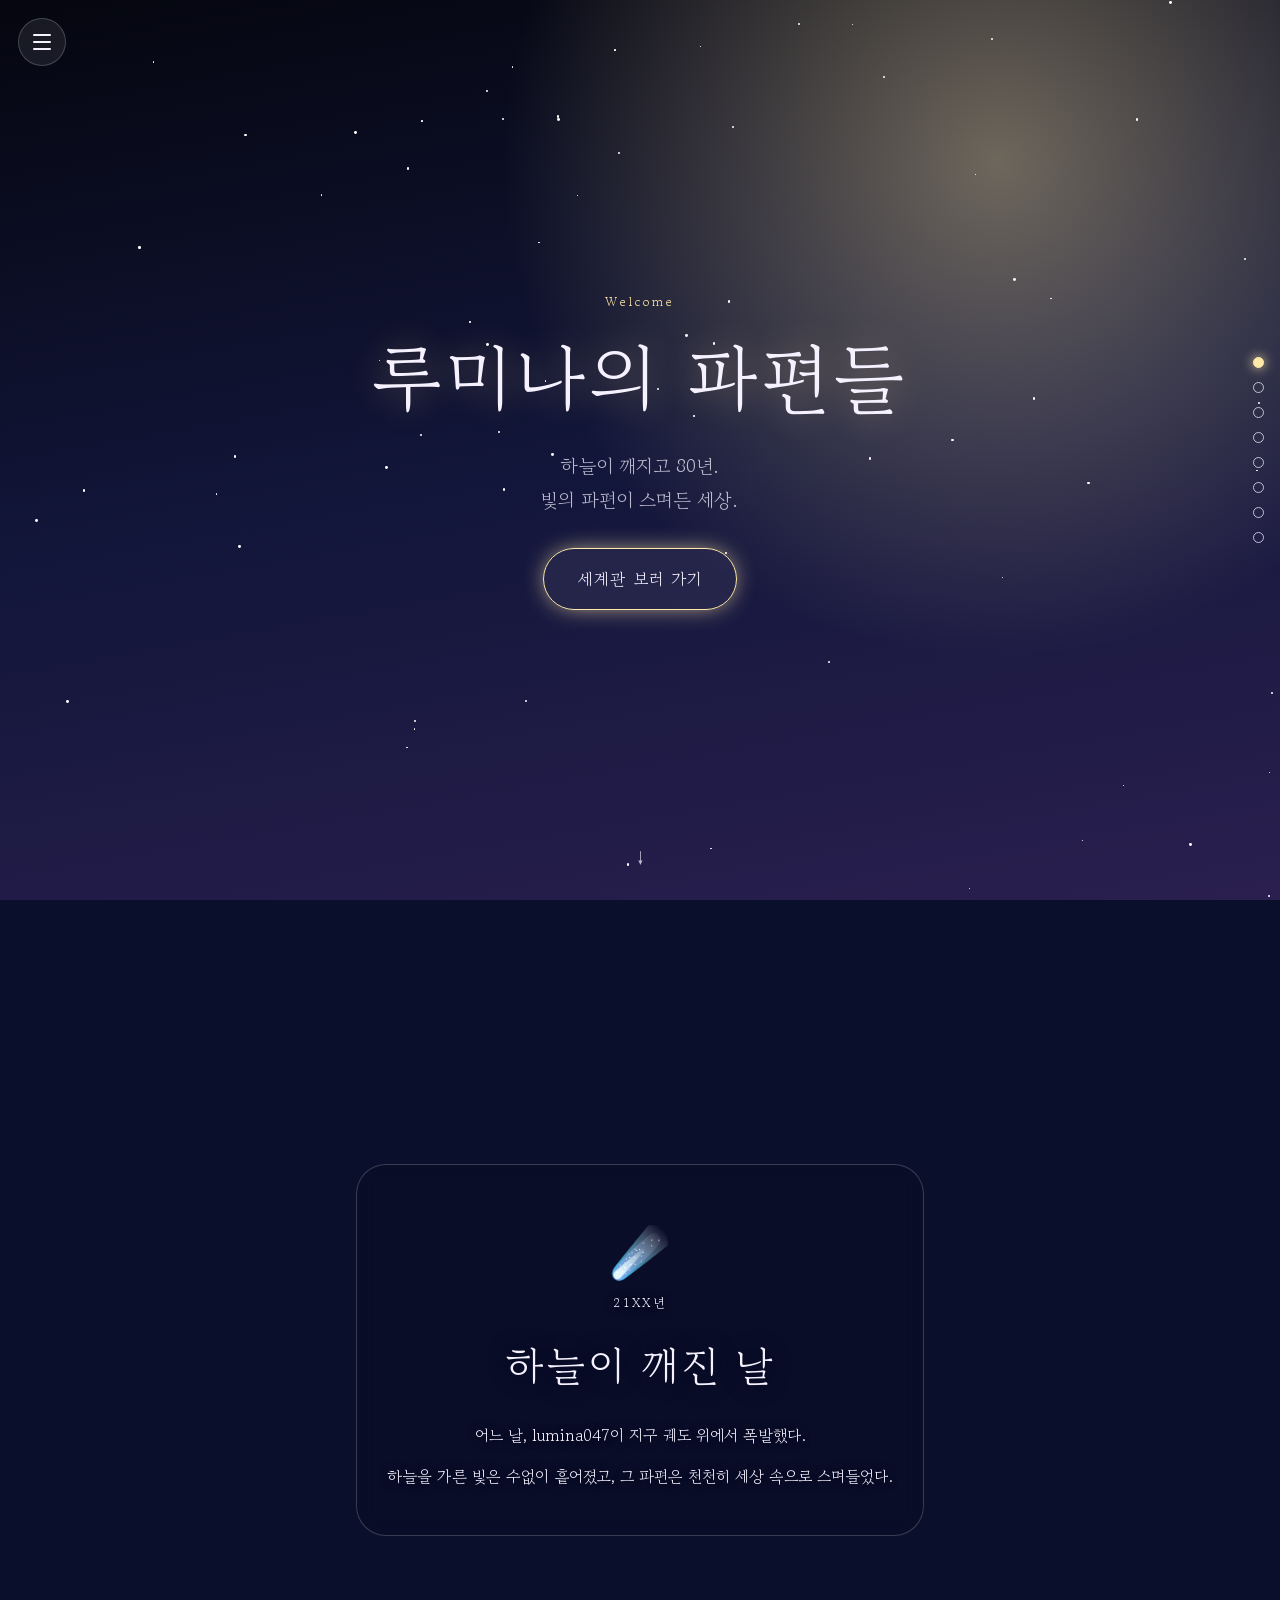
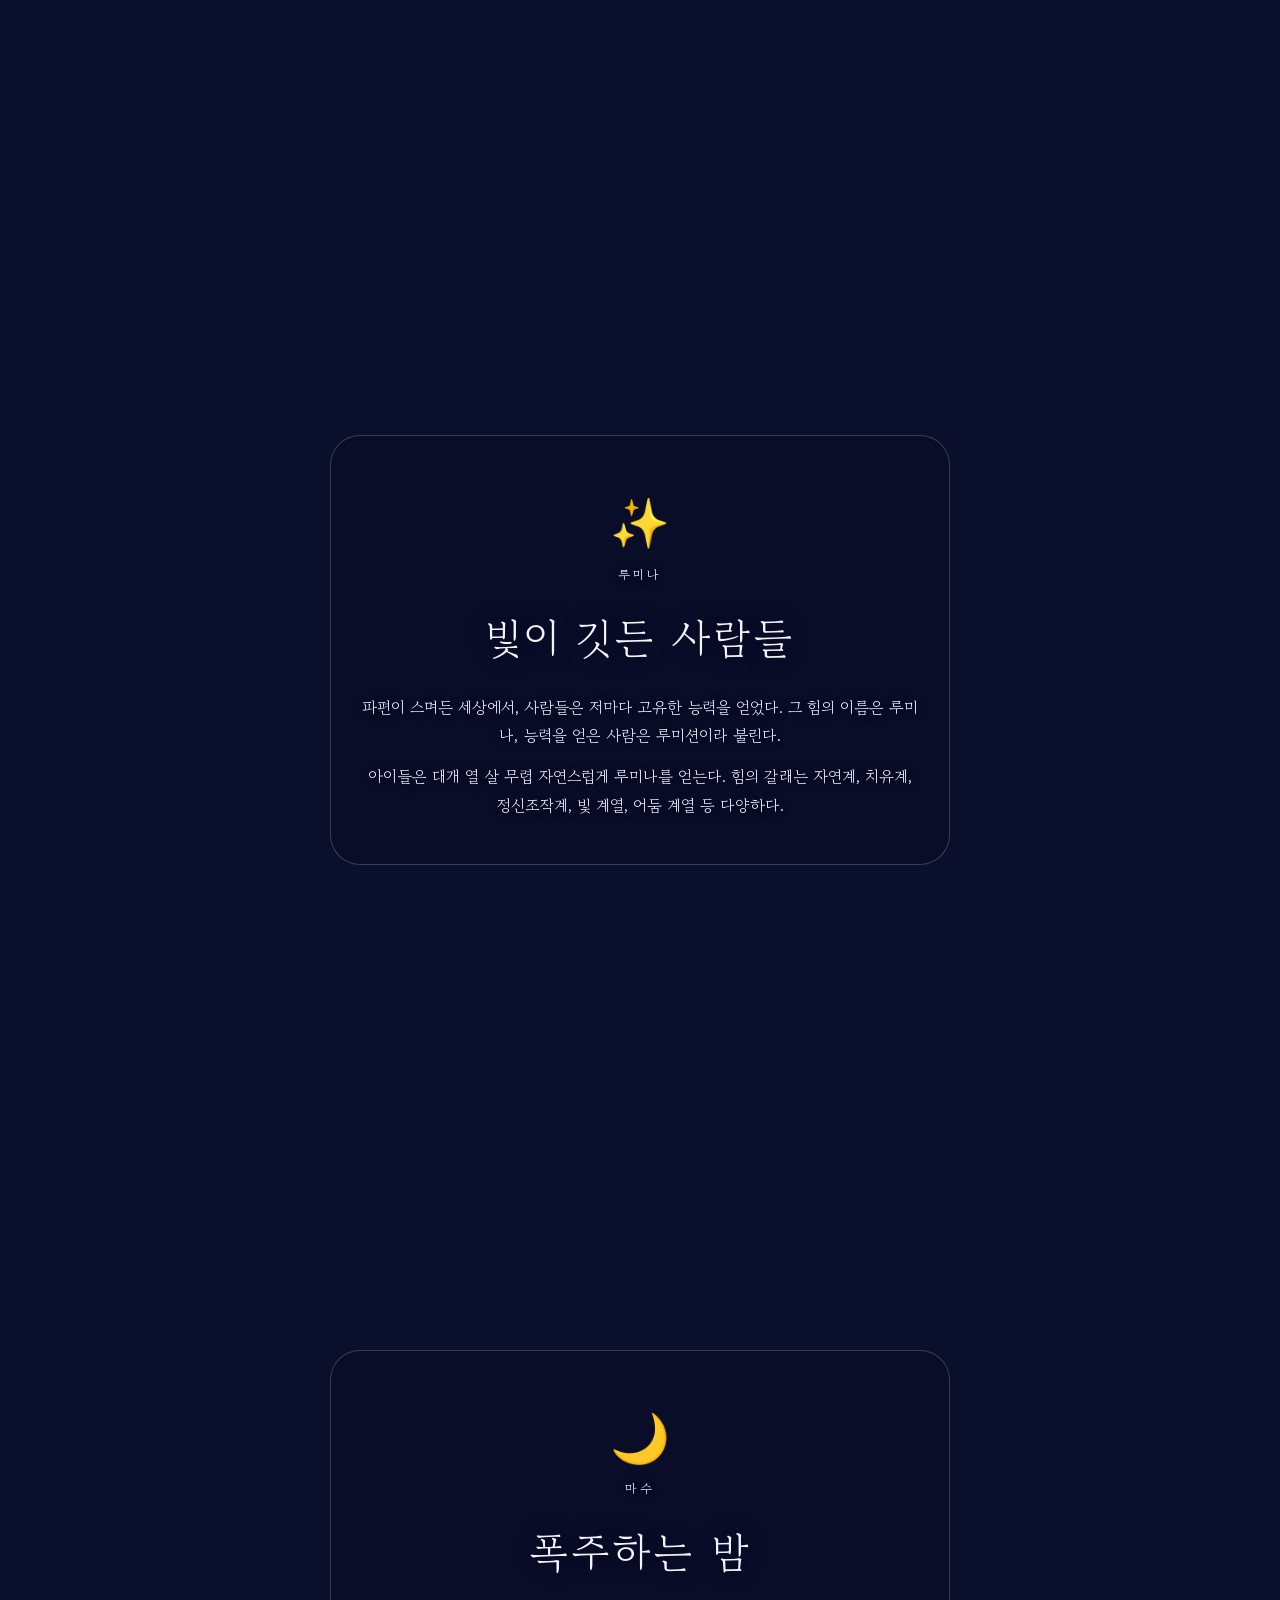
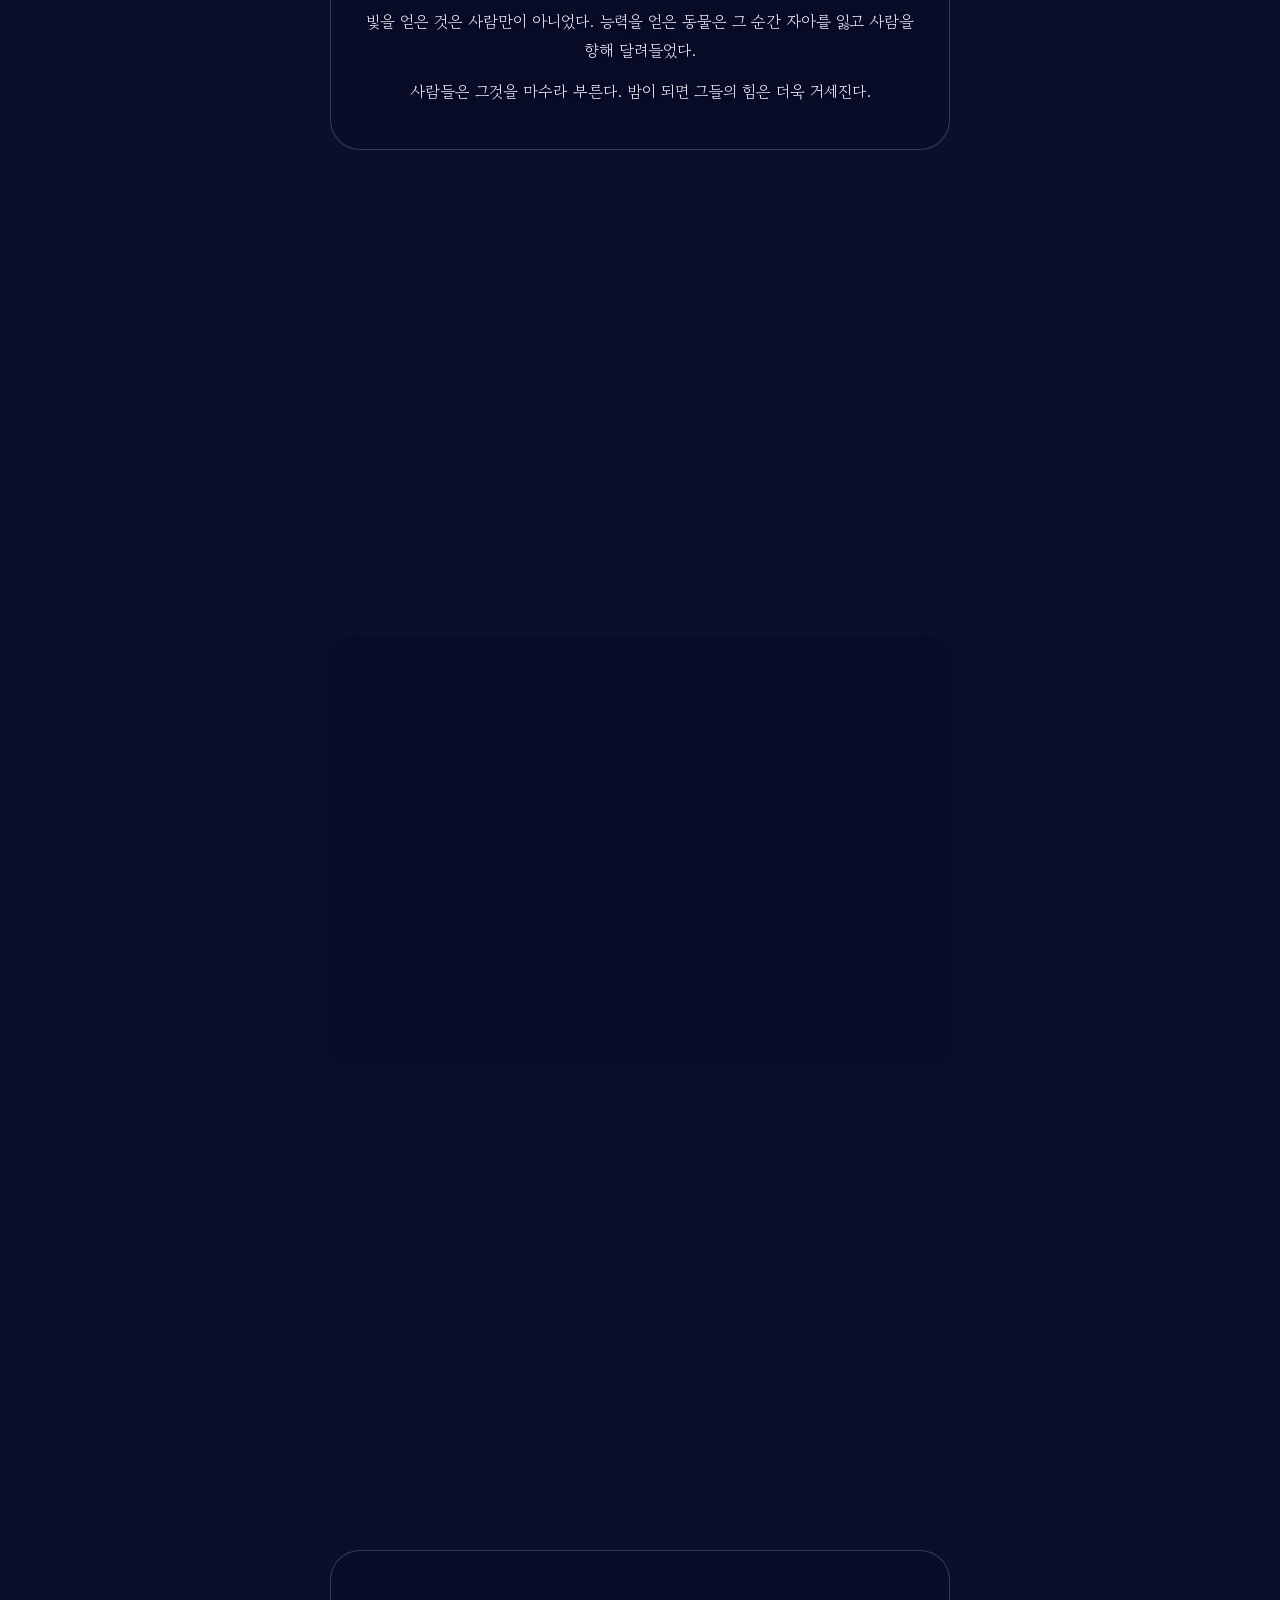
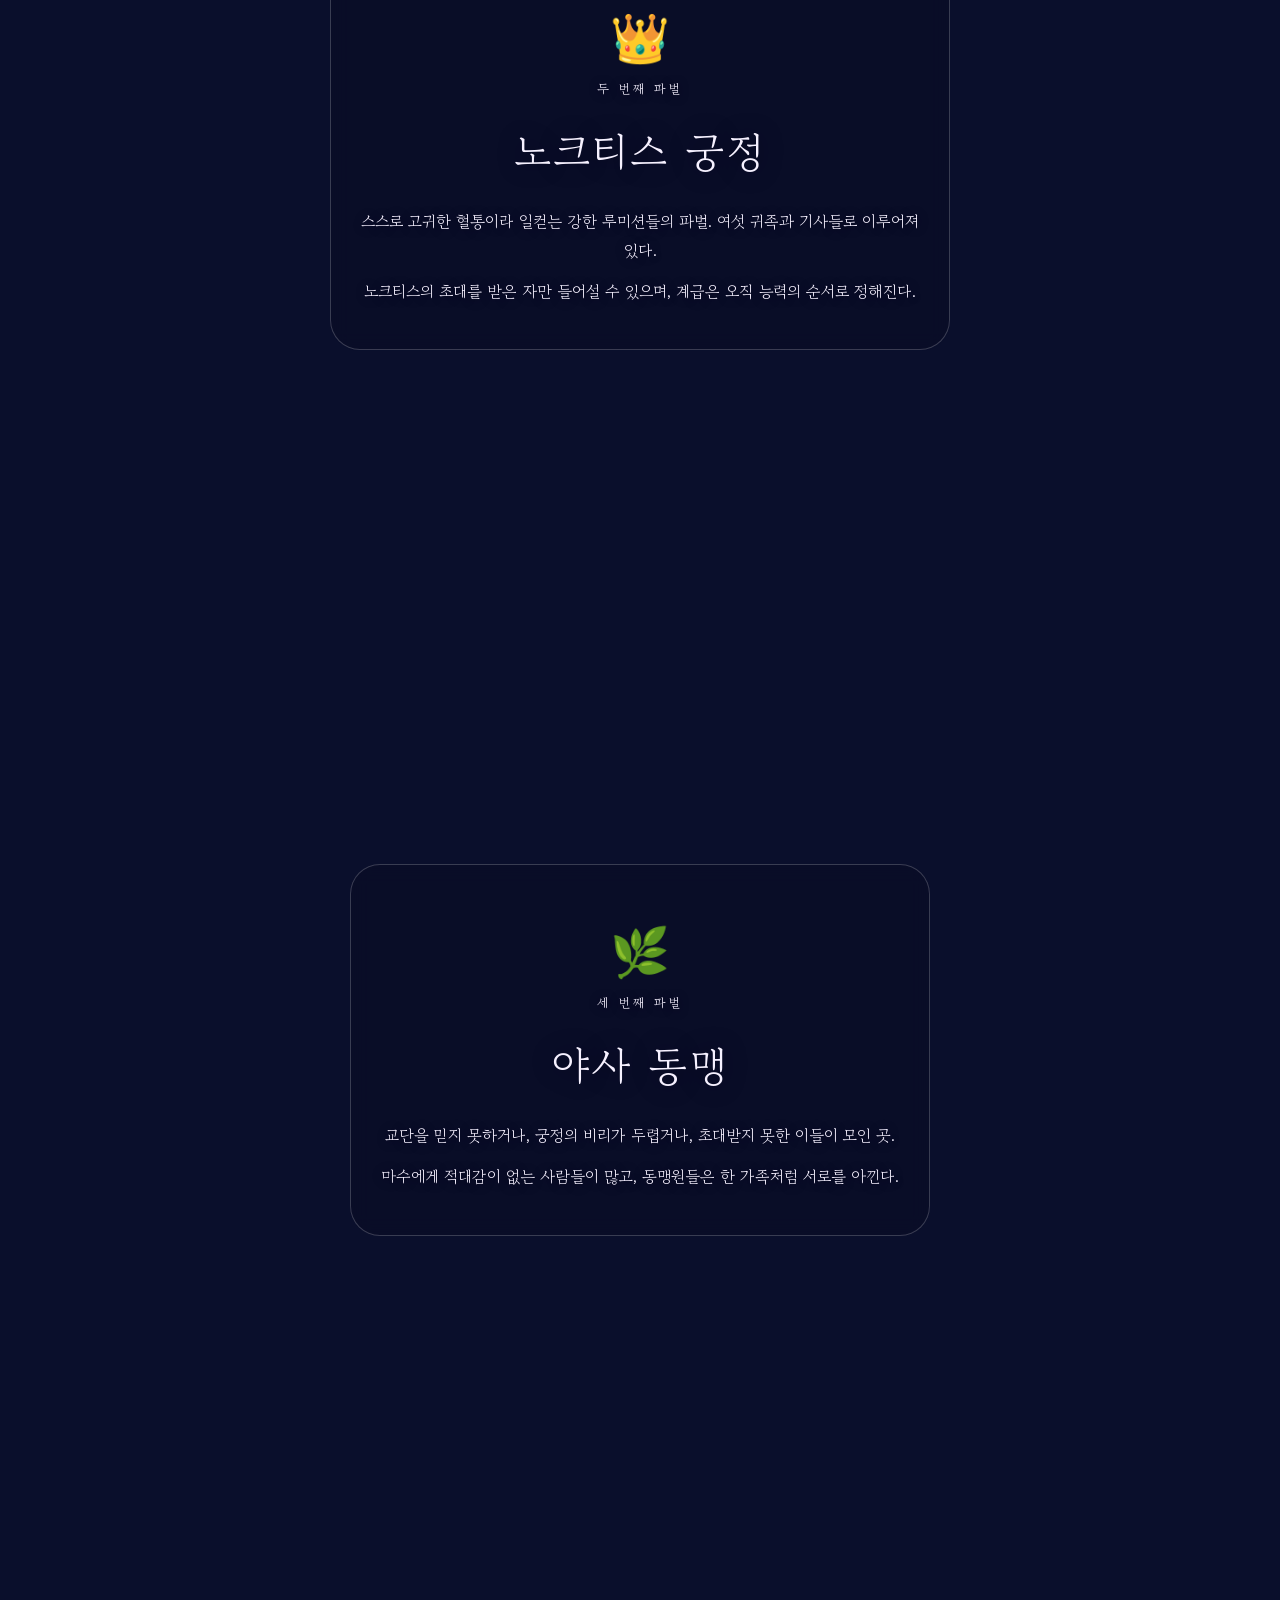
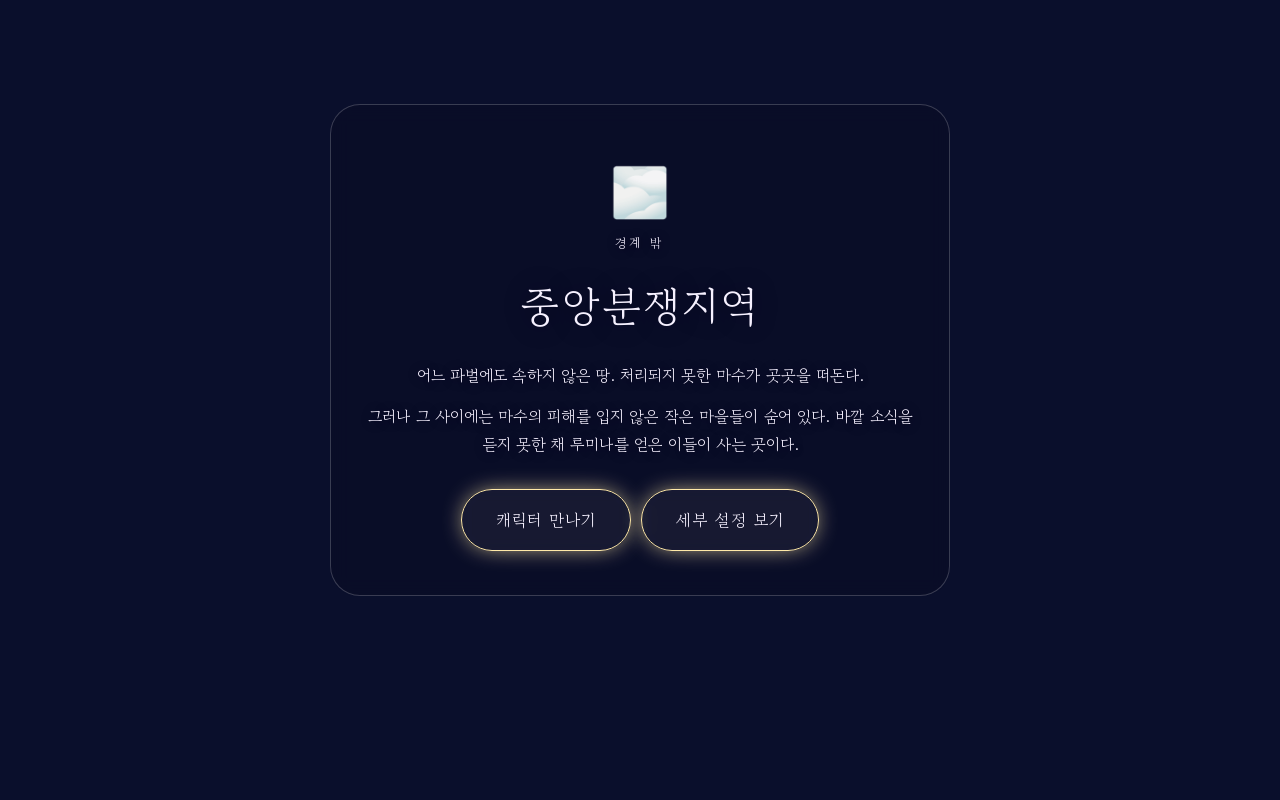
<file: index.html>
<!DOCTYPE html>
<html lang="ko">
<head>
  <meta charset="UTF-8">
  <meta name="viewport" content="width=device-width, initial-scale=1">
  <title>루미나의 파편들 · 세계관</title>
  <link rel="preconnect" href="https://fonts.googleapis.com">
  <link rel="preconnect" href="https://fonts.gstatic.com" crossorigin>
  <link href="https://fonts.googleapis.com/css2?family=Gowun+Batang:wght@400;700&display=swap" rel="stylesheet">
  <link rel="stylesheet" href="style.css">
</head>
<body data-page="home">

  <!-- 환영 화면 -->
  <section class="hero" data-scene="0" id="top">
    <div class="hero-inner">
      <p class="eyebrow">Welcome</p>
      <h1>루미나의 파편들</h1>
      <p class="lead">하늘이 깨지고 80년.<br>빛의 파편이 스며든 세상.</p>
      <a class="btn" href="#world">세계관 보러 가기</a>
    </div>
    <div class="scroll-hint">↓</div>
  </section>

  <!-- 세계관 장면들은 data.js에서 자동으로 만들어져요 -->
  <main id="story"></main>

  <script src="data.js"></script>
  <script src="main.js"></script>
</body>
</html>
</file>
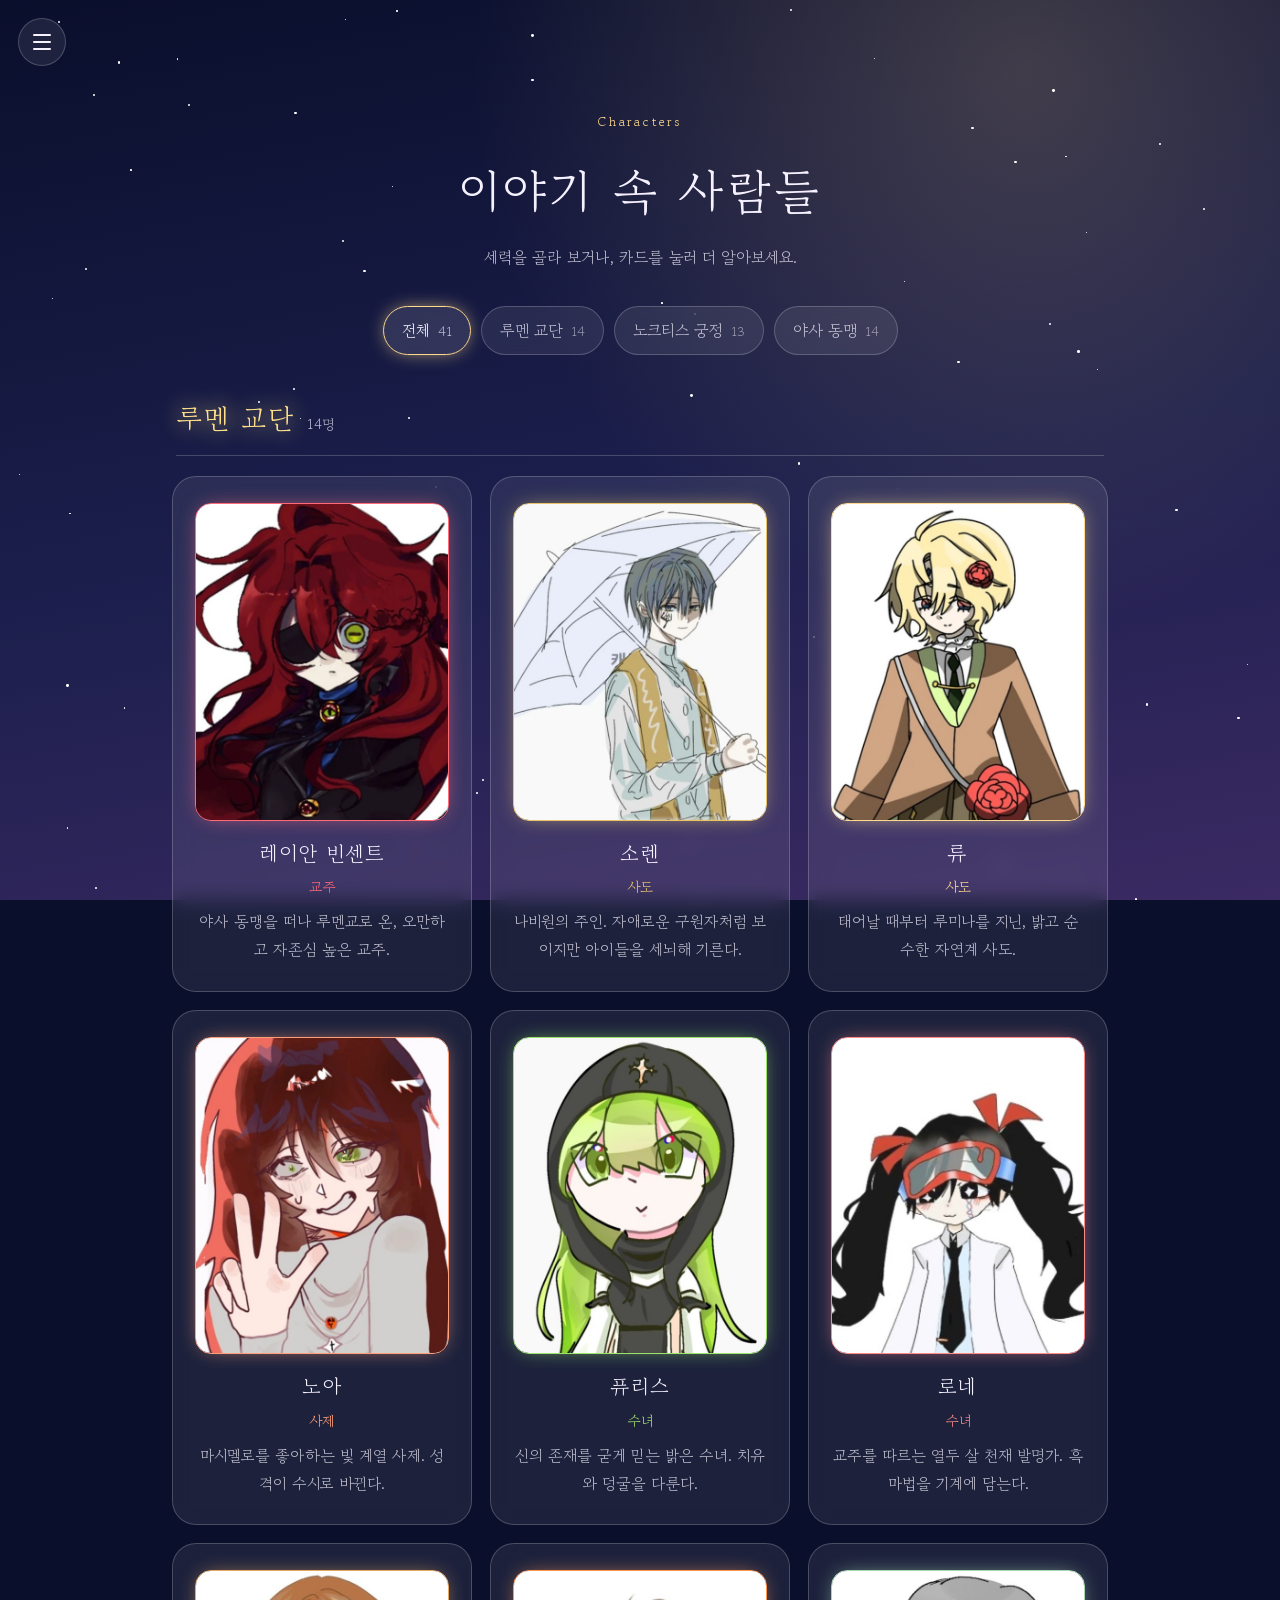
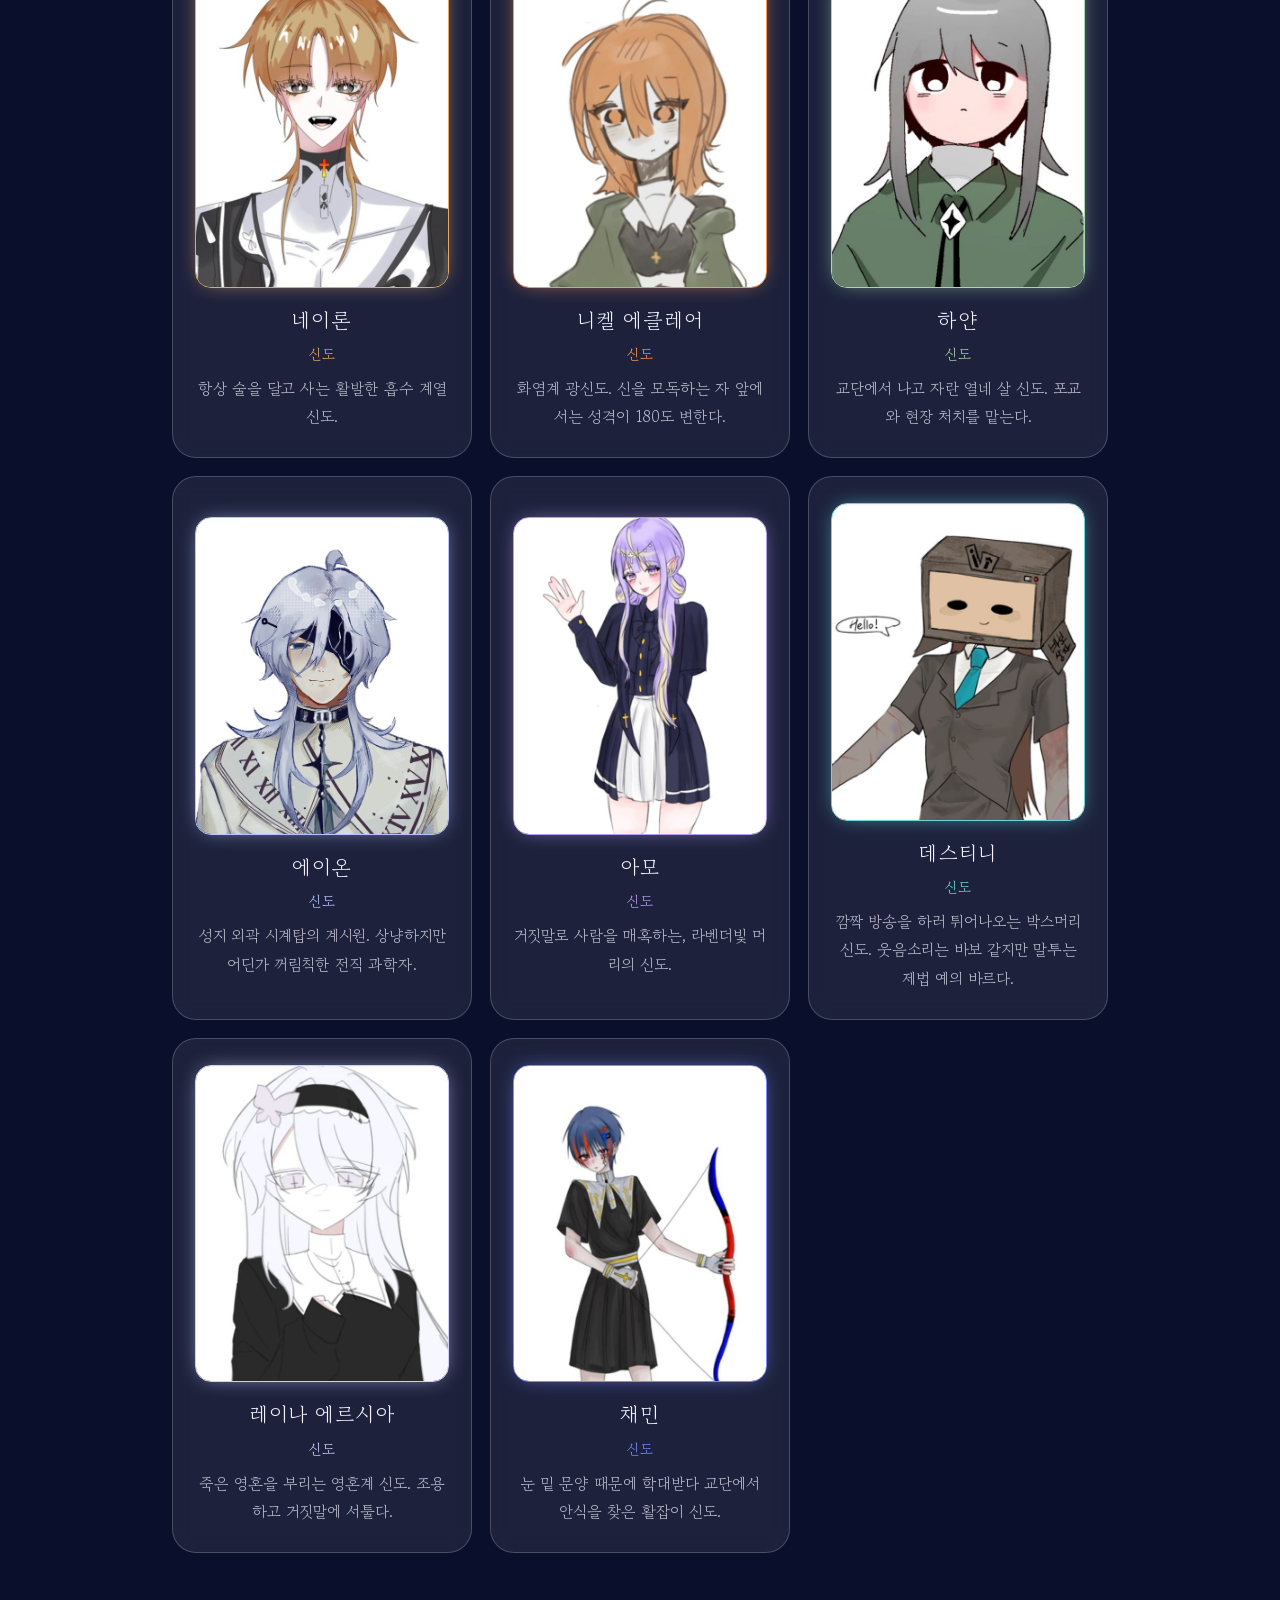
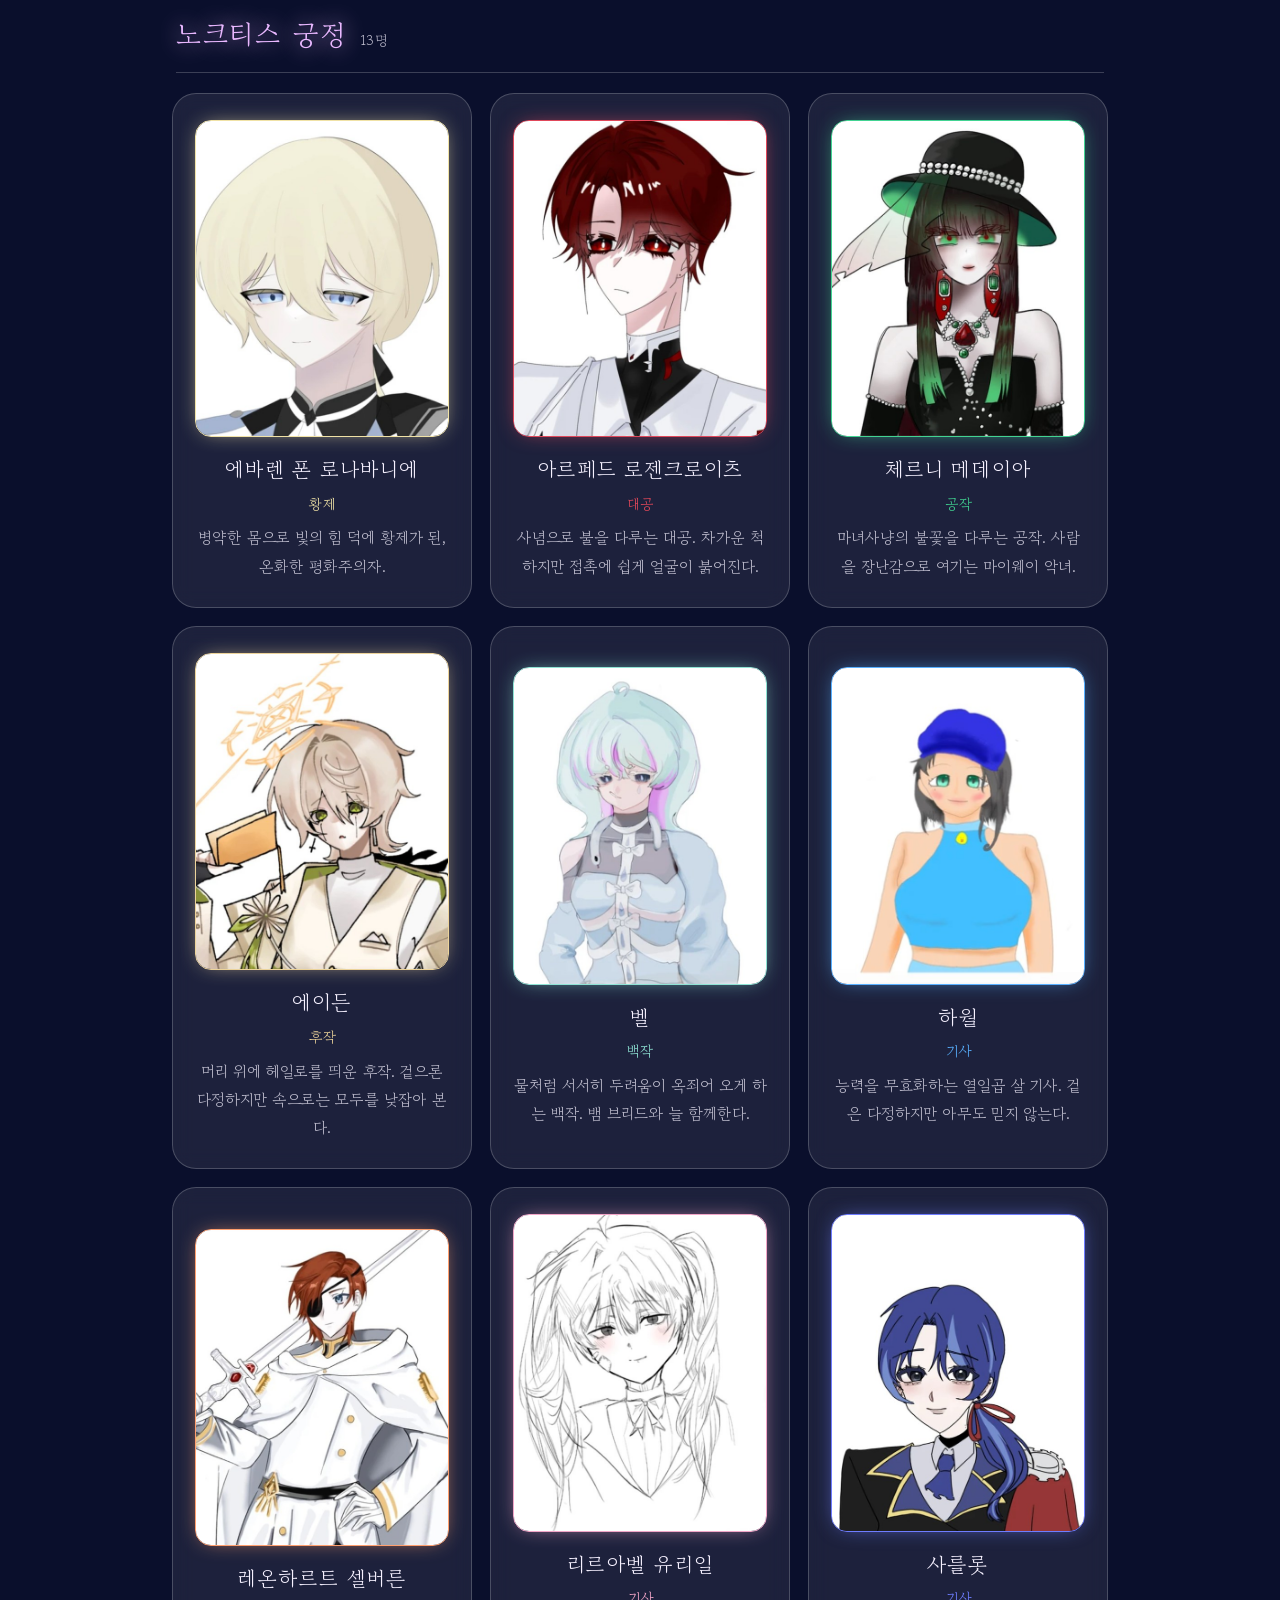
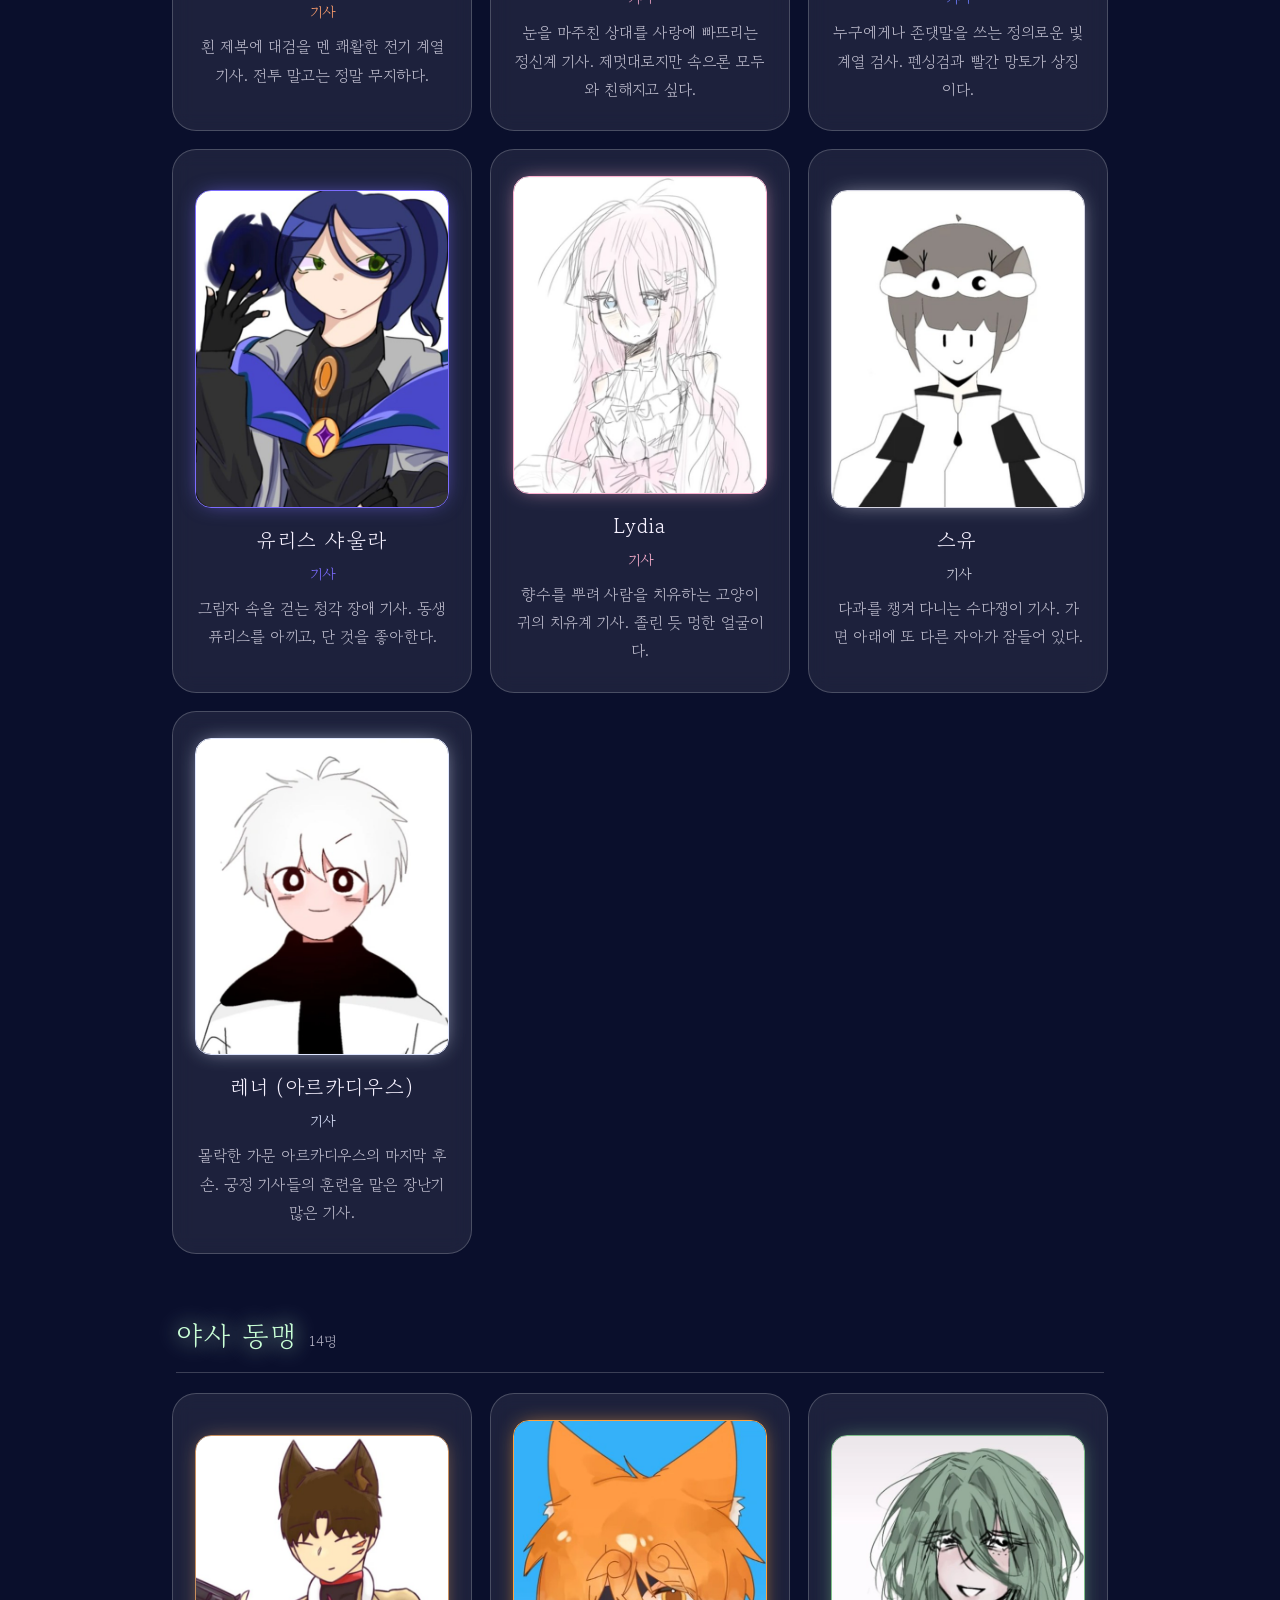
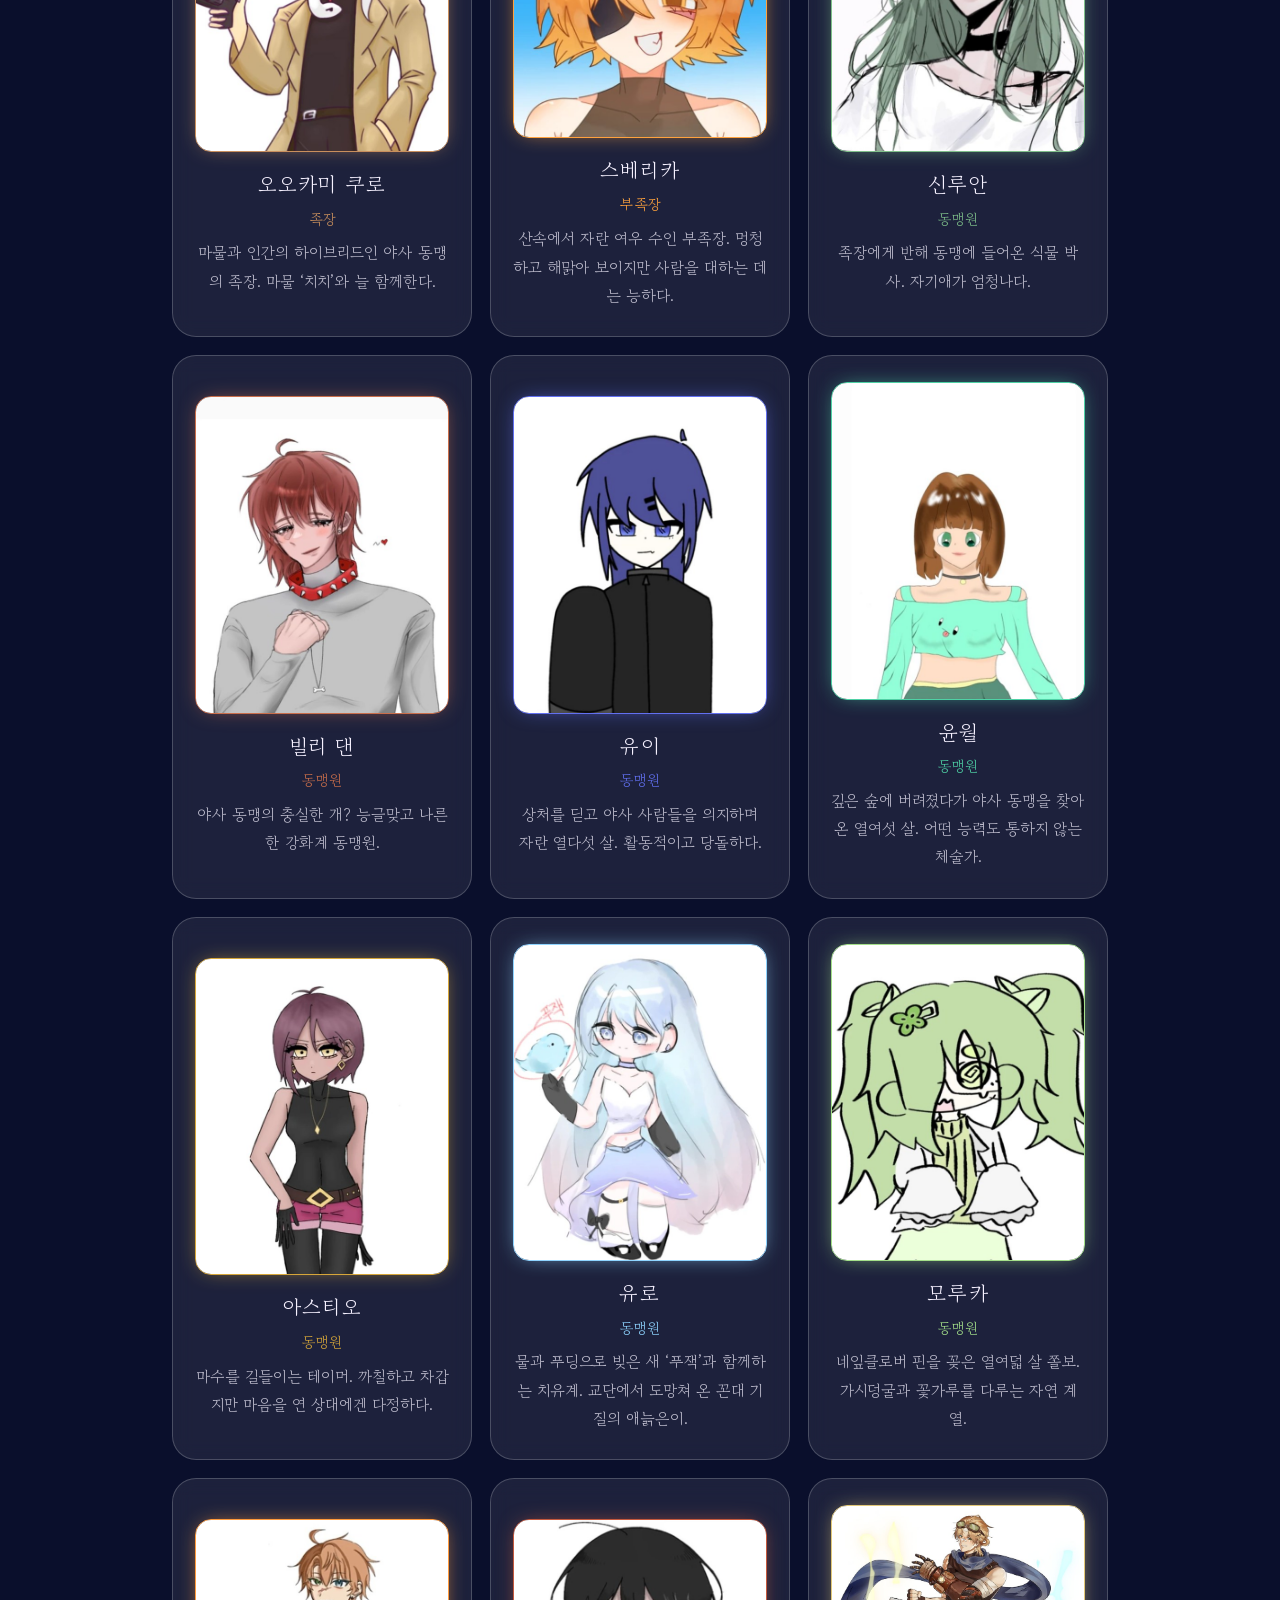
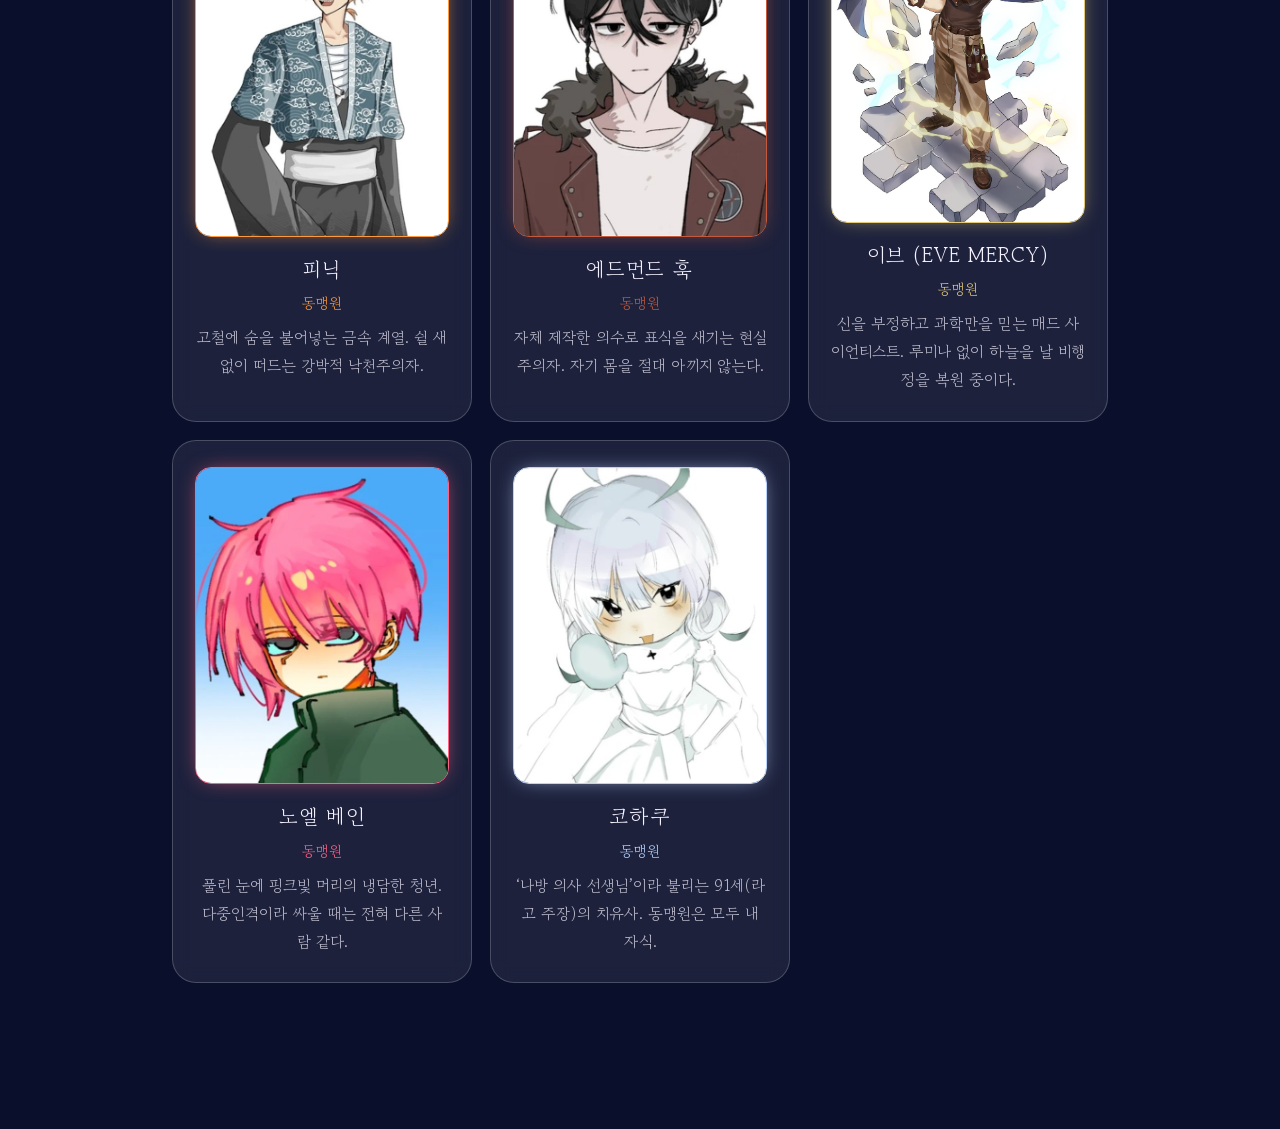
<file: characters.html>
<!DOCTYPE html>
<html lang="ko">
<head>
  <meta charset="UTF-8">
  <meta name="viewport" content="width=device-width, initial-scale=1">
  <title>캐릭터 · 루미나의 파편들</title>
  <link rel="preconnect" href="https://fonts.googleapis.com">
  <link rel="preconnect" href="https://fonts.gstatic.com" crossorigin>
  <link href="https://fonts.googleapis.com/css2?family=Gowun+Batang:wght@400;700&display=swap" rel="stylesheet">
  <link rel="stylesheet" href="style.css">
</head>
<body data-page="characters">

  <div class="page">
    <header class="page-head">
      <p class="eyebrow">Characters</p>
      <h1>이야기 속 사람들</h1>
      <p class="sub">세력을 골라 보거나, 카드를 눌러 더 알아보세요.</p>
    </header>

    <nav class="factabs" id="factabs" aria-label="세력별로 보기"></nav>
    <div id="grid"></div>
  </div>

  <!-- 캐릭터 상세 팝업 -->
  <div class="modal" id="modal">
    <div class="modal-box">
      <button class="modal-close" aria-label="닫기">✕</button>
      <div id="modal-body"></div>
    </div>
  </div>

  <script src="data.js"></script>
  <script src="main.js"></script>
</body>
</html>
</file>
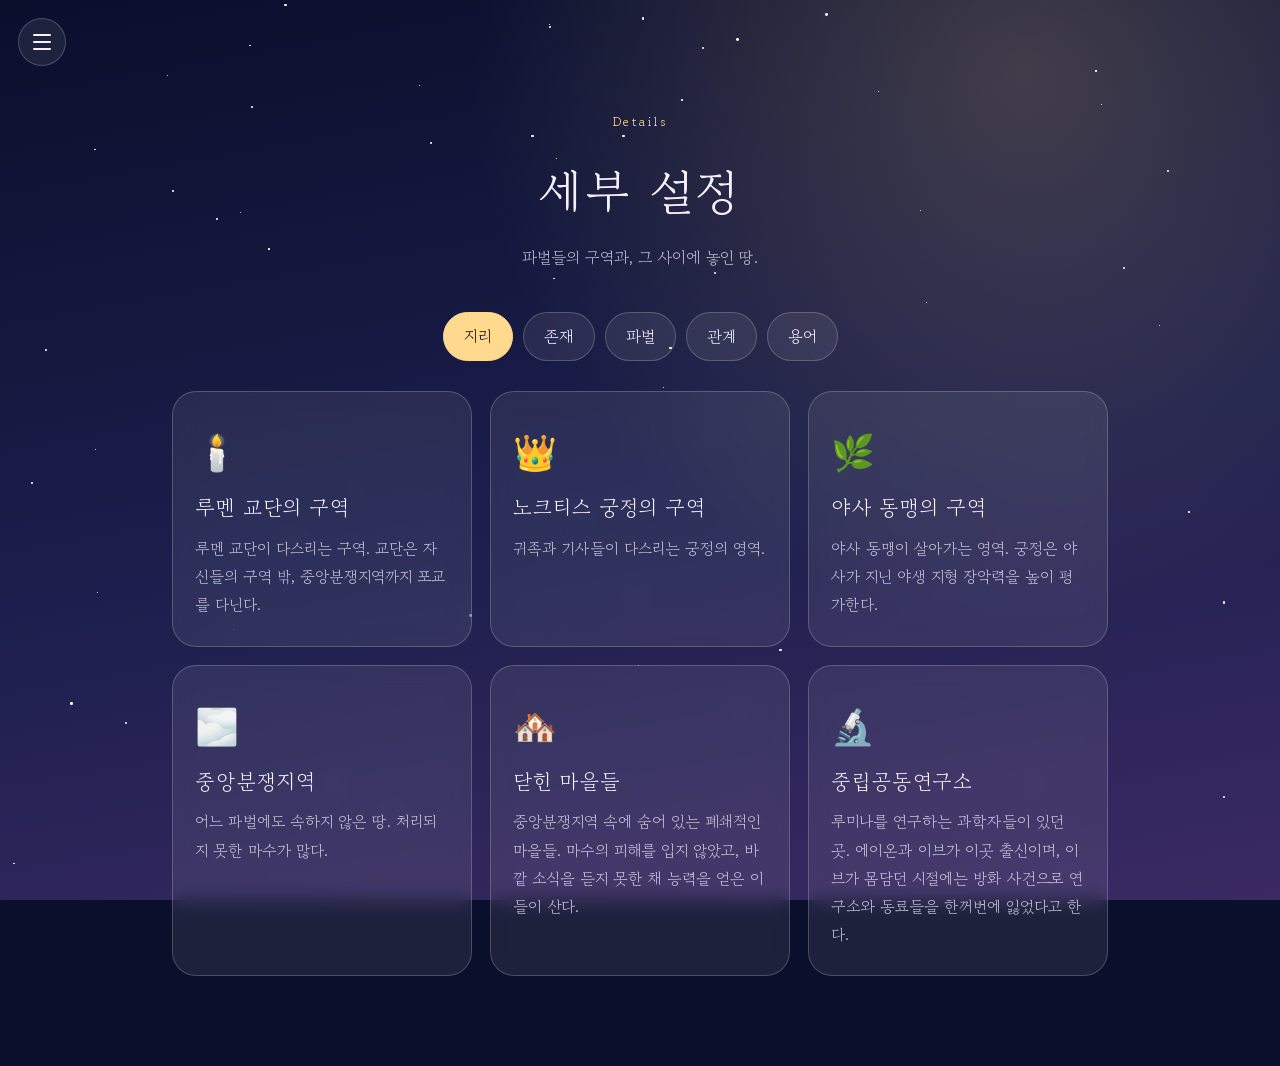
<file: details.html>
<!DOCTYPE html>
<html lang="ko">
<head>
  <meta charset="UTF-8">
  <meta name="viewport" content="width=device-width, initial-scale=1">
  <title>세부사항 · 루미나의 파편들</title>
  <link rel="preconnect" href="https://fonts.googleapis.com">
  <link rel="preconnect" href="https://fonts.gstatic.com" crossorigin>
  <link href="https://fonts.googleapis.com/css2?family=Gowun+Batang:wght@400;700&display=swap" rel="stylesheet">
  <link rel="stylesheet" href="style.css">
</head>
<body data-page="details">

  <div class="page">
    <header class="page-head">
      <p class="eyebrow">Details</p>
      <h1>세부 설정</h1>
      <p class="sub" id="lead"></p>
    </header>

    <div class="tabs" id="tabs"></div>
    <section class="grid" id="list"></section>
  </div>

  <script src="data.js"></script>
  <script src="main.js"></script>
</body>
</html>
</file>
<file: style.css>
/* ============ 기본 ============ */
:root {
  color-scheme: dark;
  --accent: #ffd98e;
  --ink: #f6f1ff;
  --ink-dim: rgba(246, 241, 255, 0.74);
  --glass: rgba(255, 255, 255, 0.08);
  --glass-line: rgba(255, 255, 255, 0.2);
}
* { box-sizing: border-box; margin: 0; padding: 0; }
html { scroll-behavior: smooth; }
body {
  font-family: "Gowun Batang", "Nanum Myeongjo", serif;
  font-size: 16px;
  color: var(--ink);
  background: #0a0f2c;
  line-height: 1.8;
  overflow-x: hidden;
  -webkit-font-smoothing: antialiased;
}
a { color: inherit; }
button { font: inherit; color: inherit; }
a:focus-visible, button:focus-visible { outline: 2px solid var(--accent); outline-offset: 3px; }

/* ============ 배경 ============ */
.bgs, .sky { position: fixed; inset: 0; pointer-events: none; }
.bgs { z-index: -3; }
.sky { z-index: -2; overflow: hidden; }
.bg-layer { position: absolute; inset: 0; opacity: 0; transition: opacity 1.8s ease; }
.bg-layer.on { opacity: 1; }

/* 홈이 아닌 페이지의 고정 배경 */
body.plain::before {
  content: "";
  position: fixed;
  inset: 0;
  z-index: -3;
  background:
    radial-gradient(circle at 80% 8%, rgba(255, 217, 142, 0.2), transparent 42%),
    linear-gradient(170deg, #0a0f2c, #1c1f4d 55%, #3b2a63);
}

/* 별 */
.star {
  position: absolute;
  border-radius: 50%;
  background: #fff;
  animation: twinkle var(--d) ease-in-out infinite;
}
@keyframes twinkle {
  0%, 100% { opacity: 0.15; transform: scale(0.8); }
  50% { opacity: 1; transform: scale(1.25); }
}
/* 천천히 떨어지는 빛의 파편 */
.firefly {
  position: absolute;
  width: 6px;
  height: 6px;
  border-radius: 1px;
  background: var(--accent);
  box-shadow: 0 0 12px 3px var(--accent);
  opacity: 0;
  transition: background 1.5s, box-shadow 1.5s;
  animation: drift var(--d) ease-in-out infinite;
}
@keyframes drift {
  0% { opacity: 0; transform: translate(0, -30px) rotate(45deg); }
  20% { opacity: 0.9; }
  80% { opacity: 0.6; }
  100% { opacity: 0; transform: translate(var(--dx), 170px) rotate(405deg); }
}

/* ============ 메뉴 ============ */
.menu-btn {
  position: fixed;
  top: 18px;
  left: 18px;
  z-index: 70;
  width: 48px;
  height: 48px;
  border-radius: 50%;
  border: 1px solid var(--glass-line);
  background: var(--glass);
  backdrop-filter: blur(10px);
  -webkit-backdrop-filter: blur(10px);
  cursor: pointer;
  display: flex;
  flex-direction: column;
  align-items: center;
  justify-content: center;
  gap: 5px;
  transition: box-shadow 0.3s, transform 0.3s;
}
.menu-btn:hover { box-shadow: 0 0 18px -2px var(--accent); transform: scale(1.05); }
.menu-btn i {
  display: block;
  width: 18px;
  height: 2px;
  border-radius: 2px;
  background: var(--ink);
  transition: transform 0.35s, opacity 0.35s;
}
.menu-btn.open i:nth-child(1) { transform: translateY(7px) rotate(45deg); }
.menu-btn.open i:nth-child(2) { opacity: 0; }
.menu-btn.open i:nth-child(3) { transform: translateY(-7px) rotate(-45deg); }

.scrim {
  position: fixed;
  inset: 0;
  z-index: 60;
  background: rgba(5, 6, 20, 0.55);
  opacity: 0;
  pointer-events: none;
  transition: opacity 0.4s;
}
.scrim.open { opacity: 1; pointer-events: auto; }

.drawer {
  position: fixed;
  top: 0;
  left: 0;
  bottom: 0;
  z-index: 65;
  width: min(310px, 82vw);
  padding: 96px 30px 30px;
  background: rgba(14, 18, 44, 0.86);
  backdrop-filter: blur(18px);
  -webkit-backdrop-filter: blur(18px);
  border-right: 1px solid var(--glass-line);
  transform: translateX(-104%);
  transition: transform 0.5s cubic-bezier(0.2, 0.8, 0.2, 1);
  display: flex;
  flex-direction: column;
  overflow-y: auto;
}
.drawer.open { transform: none; }
.drawer-title {
  font-size: 1.5rem;
  letter-spacing: 0.12em;
  color: var(--accent);
  margin-bottom: 22px;
}
.drawer a {
  text-decoration: none;
  padding: 10px 0 10px 14px;
  border-left: 2px solid transparent;
  color: var(--ink-dim);
  font-size: 1.08rem;
  transition: color 0.25s, border-color 0.25s, padding-left 0.25s;
}
.drawer a:hover, .drawer a[aria-current] {
  color: var(--ink);
  border-left-color: var(--accent);
  padding-left: 20px;
}
.drawer-group {
  margin: 22px 0 6px;
  font-size: 0.8rem;
  letter-spacing: 0.25em;
  color: var(--accent);
  opacity: 0.85;
}

/* ============ 공통 요소 ============ */
.eyebrow {
  font-size: 0.8rem;
  letter-spacing: 0.22em;
  color: var(--accent);
  margin-bottom: 14px;
  transition: color 1.5s;
}
.btn {
  display: inline-block;
  margin-top: 30px;
  padding: 15px 34px;
  border-radius: 999px;
  border: 1px solid var(--accent);
  background: rgba(255, 255, 255, 0.06);
  color: var(--ink);
  text-decoration: none;
  font-size: 1.05rem;
  letter-spacing: 0.06em;
  backdrop-filter: blur(8px);
  -webkit-backdrop-filter: blur(8px);
  box-shadow: 0 0 24px -6px var(--accent);
  transition: transform 0.3s, box-shadow 0.3s, background 0.3s, color 0.3s;
}
.btn:hover {
  transform: translateY(-3px);
  background: var(--accent);
  color: #1a1530;
  box-shadow: 0 0 36px 0 var(--accent);
}
.btn + .btn { margin-left: 10px; }

/* ============ 홈: 환영 화면 ============ */
.hero {
  position: relative;
  min-height: 100svh;
  display: grid;
  place-items: center;
  text-align: center;
  padding: 24px;
}
.hero-inner { animation: rise 1.6s ease both; }
.hero h1 {
  font-size: clamp(2.3rem, 9vw, 4.8rem);
  line-height: 1.3;
  font-weight: 400;
  letter-spacing: 0.04em;
  text-shadow: 0 0 34px rgba(255, 217, 142, 0.4);
}
.hero .lead { margin-top: 22px; color: var(--ink-dim); font-size: clamp(1rem, 3.4vw, 1.2rem); }
.scroll-hint {
  position: absolute;
  bottom: 28px;
  left: 50%;
  translate: -50% 0;
  color: var(--ink-dim);
  animation: bob 2.2s ease-in-out infinite;
}
@keyframes rise { from { opacity: 0; transform: translateY(26px); } to { opacity: 1; transform: none; } }
@keyframes bob { 0%, 100% { transform: translateY(0); opacity: 0.4; } 50% { transform: translateY(8px); opacity: 1; } }

/* ============ 홈: 세계관 장면 ============ */
.scene {
  min-height: 100svh;
  display: grid;
  place-items: center;
  padding: 12vh 22px;
}
.scene-card {
  max-width: 620px;
  text-align: center;
  padding: 40px 30px 44px;
  border-radius: 30px;
  background: rgba(10, 10, 32, 0.32);
  border: 1px solid var(--glass-line);
  backdrop-filter: blur(10px);
  -webkit-backdrop-filter: blur(10px);
  opacity: 0.35;
  transform: translateY(36px);
  transition: opacity 1.3s ease, transform 1.3s ease;
}
.scene.seen .scene-card { opacity: 1; transform: none; }
.scene-card .glyph { font-size: 3rem; animation: float 5s ease-in-out infinite; }
.scene-card h2 {
  font-size: clamp(1.8rem, 6vw, 2.6rem);
  font-weight: 400;
  letter-spacing: 0.05em;
  margin-bottom: 18px;
  text-shadow: 0 0 24px rgba(0, 0, 0, 0.35);
}
.scene-card p + p { margin-top: 12px; }
.scene-card p { color: var(--ink); text-shadow: 0 1px 12px rgba(0, 0, 0, 0.4); }
.scene-card .eyebrow { text-shadow: 0 1px 10px rgba(0, 0, 0, 0.5); }
@keyframes float { 0%, 100% { transform: translateY(0); } 50% { transform: translateY(-8px); } }

/* 오른쪽 장면 점 */
.dots {
  position: fixed;
  right: 16px;
  top: 50%;
  transform: translateY(-50%);
  z-index: 40;
  display: flex;
  flex-direction: column;
  gap: 14px;
}
.dots button {
  width: 11px;
  height: 11px;
  border-radius: 50%;
  border: 1px solid var(--ink-dim);
  background: transparent;
  cursor: pointer;
  transition: background 0.4s, box-shadow 0.4s, border-color 0.4s;
}
.dots button.on {
  background: var(--accent);
  border-color: var(--accent);
  box-shadow: 0 0 12px var(--accent);
}

/* ============ 캐릭터 / 세부사항 페이지 ============ */
.page { max-width: 980px; margin: 0 auto; padding: 110px 22px 90px; }
.page-head { text-align: center; margin-bottom: 40px; }
.page-head h1 { font-size: clamp(2rem, 7vw, 3rem); font-weight: 400; letter-spacing: 0.06em; }
.page-head p.sub { color: var(--ink-dim); margin-top: 10px; }

.grid { display: grid; grid-template-columns: repeat(auto-fill, minmax(250px, 1fr)); gap: 18px; }
.card {
  padding: 26px 22px;
  border-radius: 24px;
  border: 1px solid var(--glass-line);
  background: var(--glass);
  backdrop-filter: blur(10px);
  -webkit-backdrop-filter: blur(10px);
  text-align: center;
  animation: rise 0.9s ease both;
  transition: transform 0.35s, box-shadow 0.35s, border-color 0.35s;
}
.card h3 { font-weight: 400; font-size: 1.3rem; letter-spacing: 0.05em; margin-top: 8px; }
.card .glyph { font-size: 2.2rem; }
.card p { color: var(--ink-dim); font-size: 0.98rem; margin-top: 8px; }
.card.detail { text-align: left; }
.card .meta {
  margin-top: 14px;
  padding-top: 12px;
  border-top: 1px solid var(--glass-line);
  font-size: 0.85rem;
  letter-spacing: 0.03em;
  color: var(--accent);
}
.empty { grid-column: 1 / -1; text-align: center; color: var(--ink-dim); padding: 40px 0; }

/* 세력별 묶음 */
.factabs { display: flex; gap: 10px; flex-wrap: wrap; justify-content: center; margin: -6px 0 38px; }
.factab {
  padding: 9px 18px;
  border-radius: 999px;
  border: 1px solid var(--glass-line);
  background: var(--glass);
  color: var(--ink-dim);
  cursor: pointer;
  backdrop-filter: blur(10px);
  -webkit-backdrop-filter: blur(10px);
  transition: color 0.3s, border-color 0.3s, box-shadow 0.3s, background 0.3s;
}
.factab em { font-style: normal; font-size: 0.82rem; margin-left: 8px; opacity: 0.7; }
.factab:hover { border-color: var(--g); }
.factab.on {
  color: var(--ink);
  border-color: var(--g);
  background: rgba(255, 255, 255, 0.12);
  box-shadow: 0 0 20px -6px var(--g);
}
.group { margin-bottom: 56px; }
.group-head {
  display: flex;
  align-items: baseline;
  gap: 12px;
  margin: 0 4px 20px;
  padding-bottom: 12px;
  border-bottom: 1px solid var(--glass-line);
  font-weight: 400;
  font-size: clamp(1.35rem, 5vw, 1.75rem);
  letter-spacing: 0.06em;
  color: var(--g);
  text-shadow: 0 0 22px var(--g);
}
.group-head em { font-style: normal; font-size: 0.85rem; letter-spacing: 0.04em; color: var(--ink-dim); text-shadow: none; }
.char { cursor: pointer; text-align: center; }
.char:hover, .char:focus-visible {
  transform: translateY(-6px);
  border-color: var(--c);
  box-shadow: 0 10px 34px -10px var(--c);
  outline: none;
}
.char .role { color: var(--c); margin-top: 2px; font-size: 0.9rem; }
.avatar {
  width: 92px;
  height: 92px;
  margin: 0 auto 8px;
  border-radius: 50%;
  display: grid;
  place-items: center;
  font-size: 2.6rem;
  overflow: hidden;
  background: radial-gradient(circle at 35% 30%, rgba(255, 255, 255, 0.25), rgba(255, 255, 255, 0.04));
  border: 2px solid var(--c, var(--accent));
  box-shadow: 0 0 22px -4px var(--c, var(--accent));
}
.avatar img { width: 100%; height: 100%; object-fit: cover; }

/* 캐릭터 초상화 */
.portrait {
  aspect-ratio: 4 / 5;
  border-radius: 16px;
  overflow: hidden;
  display: grid;
  place-items: center;
  font-size: 3rem;
  margin-bottom: 14px;
  background: rgba(255, 255, 255, 0.06);
  border: 1px solid var(--c, var(--glass-line));
}
.portrait img { width: 100%; height: 100%; object-fit: cover; object-position: center top; display: block; }
.char .portrait { box-shadow: 0 0 22px -8px var(--c); }
.modal-box .portrait { width: min(240px, 70%); margin: 0 auto 16px; }

/* 캐릭터 상세 */
.profile {
  display: grid;
  grid-template-columns: repeat(auto-fit, minmax(150px, 1fr));
  gap: 12px 18px;
  margin: 20px 0 4px;
  text-align: left;
}
.profile > div { min-width: 0; }
.profile dt { font-size: 0.78rem; letter-spacing: 0.06em; color: var(--c); }
.profile dd { font-size: 0.95rem; line-height: 1.5; color: var(--ink); overflow-wrap: anywhere; }
.sec { margin-top: 22px; text-align: left; }
.sec h4 { font-weight: 400; font-size: 0.82rem; letter-spacing: 0.2em; color: var(--c); margin-bottom: 6px; }
.modal-box .owner { margin-top: 24px; text-align: center; font-size: 0.82rem; opacity: 0.8; }

/* 탭 */
.tabs { display: flex; gap: 10px; flex-wrap: wrap; justify-content: center; margin-bottom: 30px; }
.tab {
  padding: 9px 20px;
  border-radius: 999px;
  border: 1px solid var(--glass-line);
  background: var(--glass);
  cursor: pointer;
  transition: background 0.3s, color 0.3s, box-shadow 0.3s;
}
.tab:hover { box-shadow: 0 0 16px -4px var(--accent); }
.tab.on { background: var(--accent); color: #1a1530; border-color: var(--accent); }

/* 캐릭터 팝업 */
.modal {
  position: fixed;
  inset: 0;
  z-index: 80;
  display: grid;
  place-items: center;
  padding: 20px;
  background: rgba(5, 6, 20, 0.65);
  opacity: 0;
  pointer-events: none;
  transition: opacity 0.35s;
}
.modal.open { opacity: 1; pointer-events: auto; }
.modal-box {
  position: relative;
  width: min(520px, 100%);
  max-height: 86vh;
  overflow-y: auto;
  padding: 36px 28px 32px;
  border-radius: 28px;
  background: rgba(20, 22, 56, 0.92);
  border: 1px solid var(--glass-line);
  text-align: center;
  transform: translateY(24px) scale(0.97);
  transition: transform 0.4s cubic-bezier(0.2, 0.8, 0.2, 1);
}
.modal.open .modal-box { transform: none; }
.modal-box h2 { font-weight: 400; font-size: 1.8rem; letter-spacing: 0.05em; }
.modal-box .role { color: var(--c); margin-bottom: 16px; }
.modal-box p { color: var(--ink-dim); text-align: left; }
.modal-box p + p { margin-top: 10px; }
.chips { display: flex; gap: 8px; flex-wrap: wrap; justify-content: center; margin: 18px 0 6px; }
.chips span {
  padding: 4px 14px;
  border-radius: 999px;
  border: 1px solid var(--c);
  font-size: 0.88rem;
  color: var(--ink);
}
.modal-close {
  position: absolute;
  top: 12px;
  right: 14px;
  width: 38px;
  height: 38px;
  border-radius: 50%;
  border: none;
  background: transparent;
  font-size: 1.3rem;
  cursor: pointer;
  color: var(--ink-dim);
}
.modal-close:hover { color: var(--ink); }

/* ============ 작은 화면 ============ */
@media (max-width: 520px) {
  .dots { right: 10px; gap: 12px; }
  .scene-card { padding: 32px 22px 36px; }
  .btn + .btn { margin-left: 0; }
  /* 폰에서는 캐릭터 카드를 두 줄로, 소개는 세 줄까지만 */
  .page { padding-left: 16px; padding-right: 16px; }
  .group .grid { grid-template-columns: repeat(2, minmax(0, 1fr)); gap: 12px; }
  .char.card { padding: 12px 10px 16px; border-radius: 20px; }
  .char h3 { font-size: 1.05rem; line-height: 1.4; }
  .char p { font-size: 0.85rem; line-height: 1.55; }
  .char .intro {
    display: -webkit-box;
    -webkit-line-clamp: 3;
    -webkit-box-orient: vertical;
    overflow: hidden;
  }
  .factab { padding: 8px 14px; font-size: 0.92rem; }
}

/* 움직임을 줄이고 싶은 사용자 설정 존중 */
@media (prefers-reduced-motion: reduce) {
  html { scroll-behavior: auto; }
  *, *::before, *::after { animation: none !important; transition-duration: 0.01ms !important; }
  .scene-card { opacity: 1; transform: none; }
}
</file>
